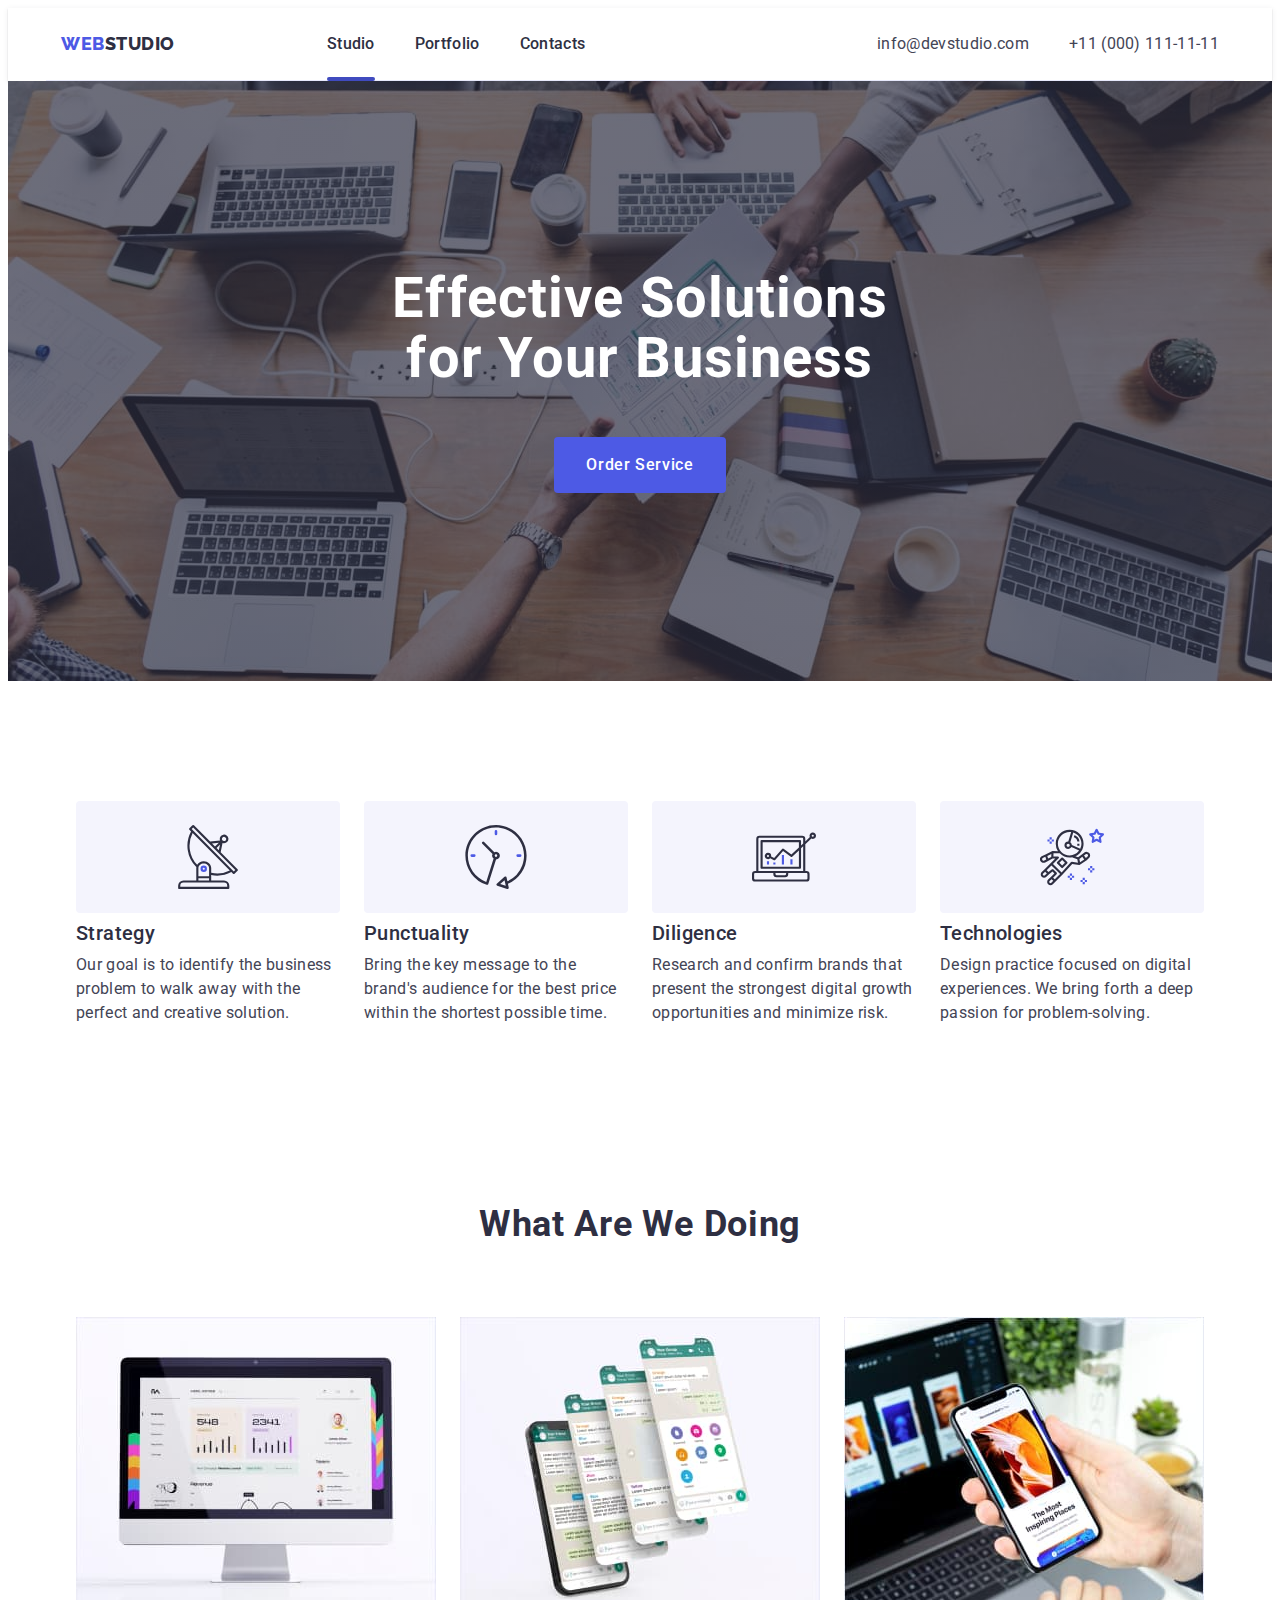
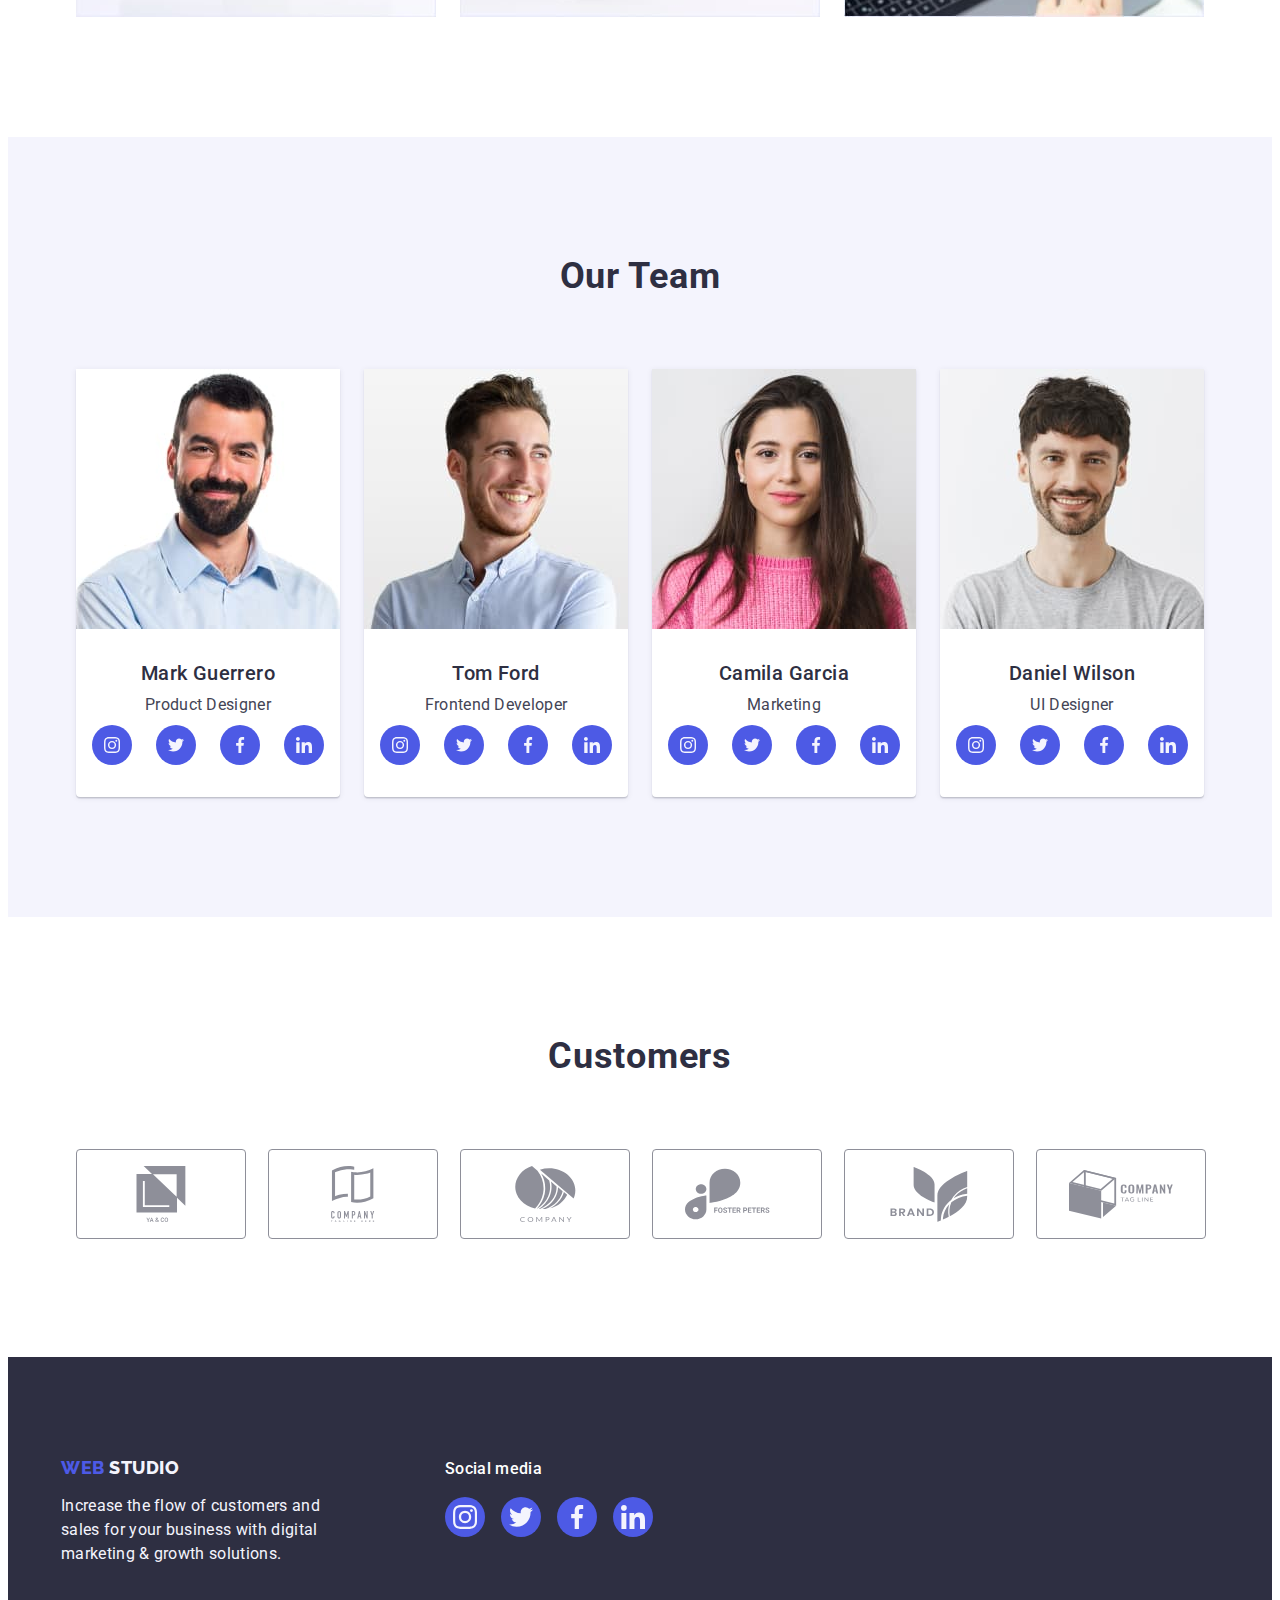
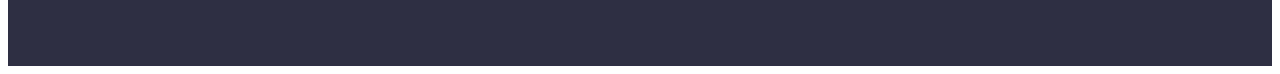
<file: index.html>
<!DOCTYPE html>
<html lang="en">
  <head>
    <meta charset="UTF-8" />
    <meta http-equiv="X-UA-Compatible" content="IE=edge" />
    <meta name="viewport" content="width=device-width, initial-scale=1.0" />
    <title>Web Studio</title>
    <link
      rel="stylesheet"
      href="https://cdnjs.cloudflare.com/ajax/libs/modern-normalize/2.0.0/modern-normalize.min.css"
      integrity="sha512-4xo8blKMVCiXpTaLzQSLSw3KFOVPWhm/TRtuPVc4WG6kUgjH6J03IBuG7JZPkcWMxJ5huwaBpOpnwYElP/m6wg=="
      crossorigin="anonymous"
      referrerpolicy="no-referrer"
    />
    <link rel="stylesheet" href="./css/styles.css" />
    <link rel="preconnect" href="https://fonts.googleapis.com" />
    <link rel="preconnect" href="https://fonts.gstatic.com" crossorigin />
    <link
      href="https://fonts.googleapis.com/css2?family=Raleway:wght@800&family=Roboto:wght@400;500;700;900&display=swap"
      rel="stylesheet"
    />
  </head>
  <body>
    <header class="header">
      <div class="container header-container">
        <!-- Logo -->
        <nav class="navigation">
            
          <a href="./index.html" class="logo-header link"
            >Web
            <span class="logo-header-studio">Studio</span>
          </a>
          <ul class="list menu-nav">
            <li><a href="./index.html" class="header-link link underline-studio">Studio</a></li>
            <li>
              <a href="./portfolio.html" class="header-link link">Portfolio</a>
            </li>
            <li><a href="" class="header-link link">Contacts</a></li>
          </ul>
        </nav>
        <address class="header-address">
          <ul class="list contacts-header">
            <li>
              <a href="mailto:info@devstudio.com" class="header-address-link link"
                >info@devstudio.com</a>
            </li>
            <li>
              <a href="tel:+110001111111" class="header-address-link link">+11 (000) 111-11-11</a>
            </li>
          </ul>
        </address>
      </div>
    </header>
    <main>

      <!------------------------------------------------ Section 1 ------------------------------------------------>
      <section class="hero">
        <div class="container hero-container">
          <h1 class="title-hero">Effective Solutions for Your Business</h1>
          <!-- Button -->
          <button type="button" class="hero-button" data-modal-open>Order Service</button>
        </div>
      </section>

      <!------------------------------------------------ Section 2 ------------------------------------------------>
      <section class="about">
        <div class="container">
          <h2 class="about-title visually-hidden" >Section 2</h2>
          <ul class="list about-list">
            <li class="about-item">
              <div class="icon-main-about">
                
                  <svg class="icon-about" width="64" height="64">
                    <use href="./images/icons.svg#icon-antenna"></use>
                  </svg>
                
              </div>
              <h3 class="about-top-text">Strategy</h3>
              <p class="about-text">
                Our goal is to identify the business problem to walk away with
                the perfect and creative solution.
              </p>
            </li>
            <li class="about-item">
              <div class="icon-main-about">
                
                  <svg class="icon-about" width="64" height="64">
                    <use href="./images/icons.svg#icon-clock"></use>
                  </svg>
                
              </div>
              <h3 class="about-top-text">Punctuality</h3>
              <p class="about-text">
                Bring the key message to the brand's audience for the best price
                within the shortest possible time.
              </p>
            </li>
            <li class="about-item">
              <div class="icon-main-about">
                
                  <svg class="icon-about" width="64" height="64">
                    <use href="./images/icons.svg#icon-diagram"></use>
                  </svg>
                
              </div><h3 class="about-top-text">Diligence</h3>
              <p class="about-text">
                Research and confirm brands that present the strongest digital
                growth opportunities and minimize risk.
              </p>
            </li>
            <li class="about-item">
              <div class="icon-main-about">
                
                  <svg class="icon-about" width="64" height="64">
                    <use href="./images/icons.svg#icon-astronaut"></use>
                  </svg>
                
              </div>
              <h3 class="about-top-text">Technologies</h3>
              <p class="about-text">
                Design practice focused on digital experiences. We bring forth a
                deep passion for problem-solving.
              </p>
            </li>
          </ul>
        </div>
      </section>

      <!------------------------------------------------ Section 3 ------------------------------------------------>
      <section class="what-we-do">
        <div class="container">
          <h2 class="what-title">What are we doing</h2>
          <ul class="list what-list">
            <li class="item-what">
              <img
                src="./images/img1.jpg"
                alt="Computer"
                width="360"
                height="300"
              />
            </li>
            <li class="item-what">
              <img
                src="./images/img2.jpg"
                alt="Social network"
                width="360"
                height="300"
              />
            </li>
            <li class="item-what">
              <img
                src="./images/img3.jpg"
                alt="Mobile phone"
                width="360"
                height="300"
              />
            </li>
          </ul>
        </div>
      </section>

      <!------------------------------------------------ Section 4 ------------------------------------------------>
      <section class="our-team">
        <div class="container our-team-container">
          <h2 class="title-our-team">Our Team</h2>
          <ul class="list list-our-team">
            <li class="card-our-team">
              <img
                src="./images/img-mark.jpg"
                alt="Mark Guerrero"
                width="264"
                height="260"
                class="img-our-team"/>
            <div class="name-prof"><h3 class="item-name">Mark Guerrero</h3>
              <p class="item-profession">Product Designer</p>
              <ul class="soc-list list">
                <li class="soc-item">
                  <a href="" target="_blank" rel="no-referrer noopener" class="soc-item-link link">
                  <svg class="icon-social" width="16" height="16"><use href="./images/icons.svg#icon-instagram"></use></svg>
                </a>
              </li>
                <li class="soc-item">
                  <a href="" target="_blank" rel="no-referrer noopener" class="soc-item-link link">
                  <svg class="icon-social" width="16" height="16"><use href="./images/icons.svg#icon-twitter"></use></svg>
                </a>
              </li>
                <li class="soc-item">
                  <a href="" target="_blank" rel="no-referrer noopener" class="soc-item-link link">
                  <svg class="icon-social" width="16" height="16"><use href="./images/icons.svg#icon-facebook"></use></svg>
                </a>
              </li>
                <li class="soc-item">
                  <a href="" target="_blank" rel="no-referrer noopener" class="soc-item-link link">
                    <svg class="icon-social" width="16" height="16"><use href="./images/icons.svg#icon-linkedin"></use></svg>
                </a>
              </li>
              </ul>
            </div>
            </li>
            <li class="card-our-team">
              <img
                src="./images/img-tom.jpg"
                alt="Tom Ford"
                width="264"
                height="260"
                class="img-our-team"/>
                <div class="name-prof">
              <h3 class="item-name">Tom Ford</h3>
              <p class="item-profession">Frontend Developer</p>
              <ul class="soc-list list">
                <li class="soc-item">
                  <a href="" target="_blank" rel="no-referrer noopener" class="soc-item-link link">
                  <svg class="icon-social" width="16" height="16"><use href="./images/icons.svg#icon-instagram"></use></svg>
                </a>
              </li>
                <li class="soc-item">
                  <a href="" target="_blank" rel="no-referrer noopener" class="soc-item-link link">
                  <svg class="icon-social" width="16" height="16"><use href="./images/icons.svg#icon-twitter"></use></svg>
                </a>
              </li>
                <li class="soc-item">
                  <a href="" target="_blank" rel="no-referrer noopener" class="soc-item-link link">
                  <svg class="icon-social" width="16" height="16"><use href="./images/icons.svg#icon-facebook"></use></svg>
                </a>
              </li>
                <li class="soc-item">
                  <a href="" target="_blank" rel="no-referrer noopener" class="soc-item-link link">
                    <svg class="icon-social" width="16" height="16"><use href="./images/icons.svg#icon-linkedin"></use></svg>
                </a>
              </li>
              </ul>
              </div>
            </li>
            <li class="card-our-team">
              <img
                src="./images/img-camila.jpg"
                alt="Camila Garcia"
                width="264"
                height="260"
                class="img-our-team"/>
                <div class="name-prof">
              <h3 class="item-name">Camila Garcia</h3>
              <p class="item-profession">Marketing</p>
              <ul class="soc-list list">
                <li class="soc-item">
                  <a href="" target="_blank" rel="no-referrer noopener" class="soc-item-link link">
                  <svg class="icon-social" width="16" height="16"><use href="./images/icons.svg#icon-instagram"></use></svg>
                </a>
              </li>
                <li class="soc-item">
                  <a href="" target="_blank" rel="no-referrer noopener" class="soc-item-link link">
                  <svg class="icon-social" width="16" height="16"><use href="./images/icons.svg#icon-twitter"></use></svg>
                </a>
              </li>
                <li class="soc-item">
                  <a href="" target="_blank" rel="no-referrer noopener" class="soc-item-link link">
                  <svg class="icon-social" width="16" height="16"><use href="./images/icons.svg#icon-facebook"></use></svg>
                </a>
              </li>
                <li class="soc-item">
                  <a href="" target="_blank" rel="no-referrer noopener" class="soc-item-link link">
                    <svg class="icon-social" width="16" height="16"><use href="./images/icons.svg#icon-linkedin"></use></svg>
                </a>
              </li>
              </ul>
              </div>
          
            </li>
            <li class="card-our-team">
              <img
                src="./images/img-daniel.jpg"
                alt="Daniel Wilson"
                width="264"
                height="260"
                class="img-our-team"/>
                <div class="name-prof">
              <h3 class="item-name">Daniel Wilson</h3>
              <p class="item-profession">UI Designer</p>
              <ul class="soc-list list">
                <li class="soc-item">
                  <a href="" target="_blank" rel="no-referrer noopener" class="soc-item-link link">
                  <svg class="icon-social" width="16" height="16"><use href="./images/icons.svg#icon-instagram"></use></svg>
                </a>
              </li>
                <li class="soc-item">
                  <a href="" target="_blank" rel="no-referrer noopener" class="soc-item-link link">
                  <svg class="icon-social" width="16" height="16"><use href="./images/icons.svg#icon-twitter"></use></svg>
                </a>
              </li>
                <li class="soc-item">
                  <a href="" target="_blank" rel="no-referrer noopener" class="soc-item-link link">
                  <svg class="icon-social" width="16" height="16"><use href="./images/icons.svg#icon-facebook"></use></svg>
                </a>
              </li>
                <li class="soc-item">
                  <a href="" target="_blank" rel="no-referrer noopener" class="soc-item-link link">
                    <svg class="icon-social" width="16" height="16"><use href="./images/icons.svg#icon-linkedin"></use></svg>
                </a>
              </li>
              </ul>
              </div>
              
            </li>
          </ul>
        </div>
      </section>

<!----------------------------------------- Section 5 ---------------------------------------->

<section class="customers">
<div class="container">
<h2 class="customers-title">Customers</h2>
<ul class="customers-list list">
  <li class="customers-item">
    <a href="" target="_blank" rel="no-referrer noopener" class="customers-link link">
      <svg class="icon-customers" width="104" height="56">
        <use href="./images/icons.svg#icon-cust-logo-1"></use>
      </svg>
    </a>
  </li>
  <li class="customers-item">
    <a href="" target="_blank" rel="no-referrer noopener" class="customers-link link">
      <svg class="icon-customers" width="104" height="56">
        <use href="./images/icons.svg#icon-cust-logo-2"></use>
      </svg>
    </a>
  </li>
  <li class="customers-item">
    <a href="" target="_blank" rel="no-referrer noopener" class="customers-link link">
      <svg class="icon-customers" width="104" height="56">
        <use href="./images/icons.svg#icon-cust-logo-3"></use>
      </svg>
    </a>
  </li>
  <li class="customers-item">
    <a href="" target="_blank" rel="no-referrer noopener" class="customers-link link">
      <svg class="icon-customers" width="104" height="56">
        <use href="./images/icons.svg#icon-cust-logo-4"></use>
      </svg>
    </a>
  </li>
  <li class="customers-item">
    <a href="" target="_blank" rel="no-referrer noopener" class="customers-link link">
      <svg class="icon-customers" width="104" height="56">
        <use href="./images/icons.svg#icon-cust-logo-5"></use>
      </svg>
    </a>
  </li>
  <li class="customers-item">
    <a href="" target="_blank" rel="no-referrer noopener" class="customers-link link">
      <svg class="icon-customers" width="104" height="56">
        <use href="./images/icons.svg#icon-cust-logo-6"></use>
      </svg>
    </a>
  </li>
</ul>
</div>
</section>



    </main>
    <footer class="footer">
      <div class="container footer-container">
        
        <!-- <div class="footer-container"> -->
          <div class="logo-text-footer">

        <!---- Logo ----->

        <a href="./index.html" class="logo-footer link">
          Web <span class="logo-footer-studio">Studio</span>
        </a>

        <p class="text-footer">
          Increase the flow of customers and sales for your business with
          digital marketing & growth solutions.
        </p>
      </div>
      <div>
        <p class="soc-footer-title">Social media</p>
        <ul class="soc-list-footer list">
          <li class="soc-item-footer">
            <a href="" target="_blank" rel="no-referrer noopener" class="soc-link-footer link">
              <svg class="icon-footer" width="24" height="24">
                <use href="./images/icons.svg#icon-instagram"></use>
              </svg>
            </a>
          </li>
          <li class="soc-item-footer">
            <a href="" target="_blank" rel="no-referrer noopener" class="soc-link-footer link">
              <svg class="icon-footer" width="24" height="24">
                <use href="./images/icons.svg#icon-twitter"></use>
              </svg>
            </a>
          </li>
          <li class="soc-item-footer">
            <a href="" target="_blank" rel="no-referrer noopener" class="soc-link-footer link">
              <svg class="icon-footer" width="24" height="24">
                <use href="./images/icons.svg#icon-facebook"></use>
              </svg>
            </a>
          </li>
          <li class="soc-item-footer">
            <a href="" target="_blank" rel="no-referrer noopener" class="soc-link-footer link">
              <svg class="icon-footer" width="24" height="24">
                <use href="./images/icons.svg#icon-linkedin"></use>
              </svg>
            </a>
          </li>
        </ul>
      </div>
      <!-- </div> -->
    </div>
    </footer>
    <div class="backdrop is-hidden" data-modal>
      <div class="modal">
        <button type="button" class="modal-close" data-modal-close>
          <svg class="modal-close-icon" width="8" height="8">
            <use href="./images/icons.svg#icon-close-black"></use>
          </svg>
        </button>
      </div>
    </div>
    <script src="./js/modal.js"></script>
  </body>
</html>
</file>
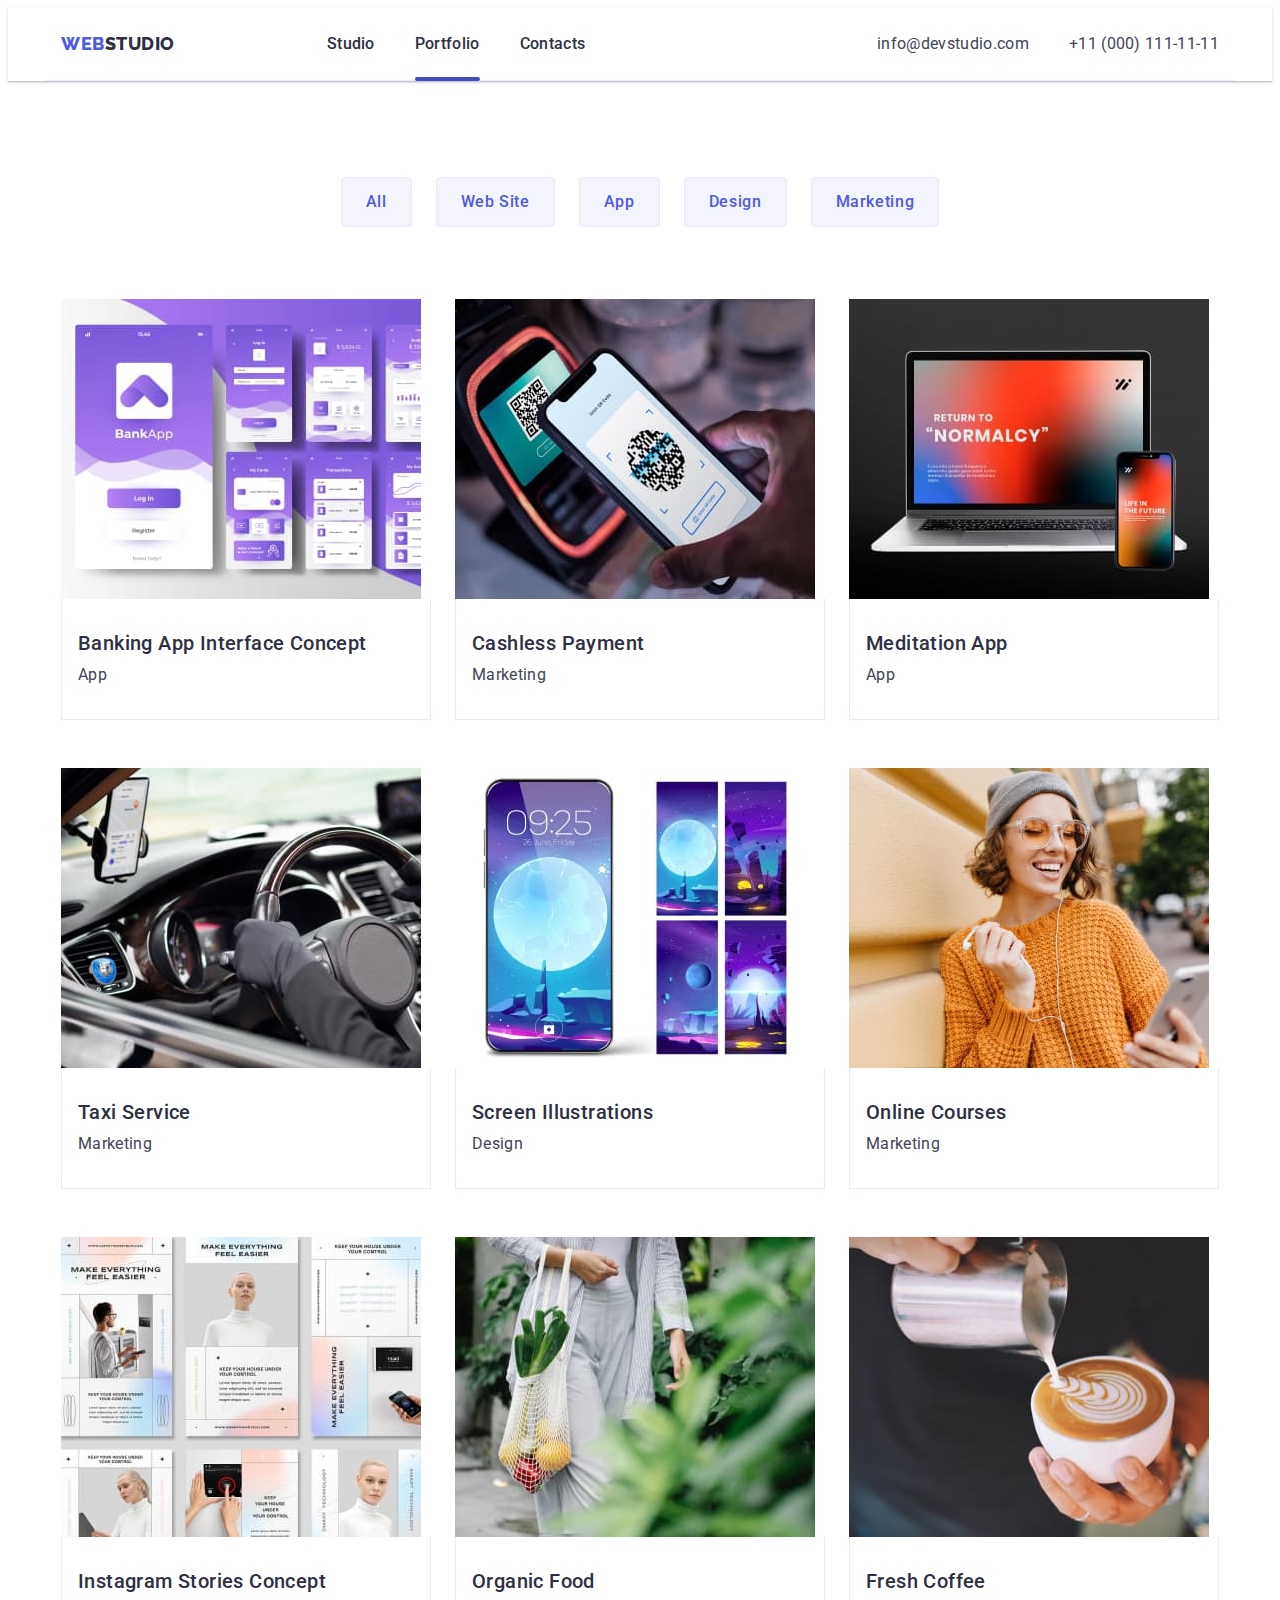
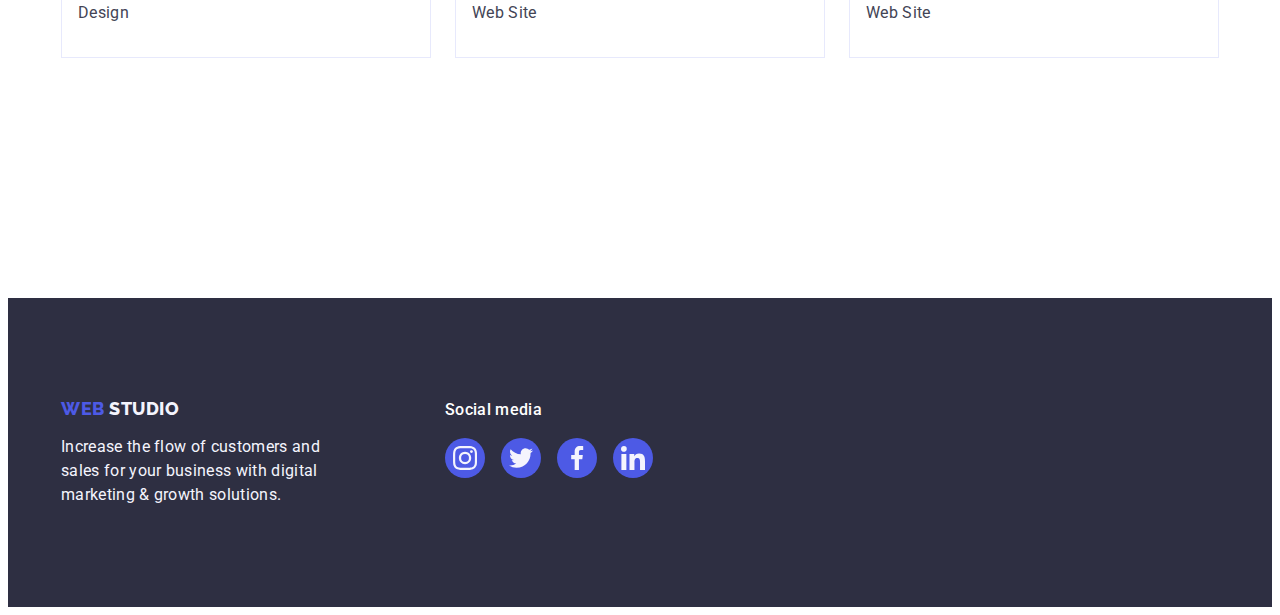
<file: portfolio.html>
<!DOCTYPE html>
<html lang="en">
    <head>
        <meta charset="UTF-8">
        <meta http-equiv="X-UA-Compatible" content="IE=edge">
        <meta name="viewport" content="width=device-width, initial-scale=1.0">
        <title>Web Studio</title>
        <link rel="stylesheet" href="https://cdnjs.cloudflare.com/ajax/libs/modern-normalize/2.0.0/modern-normalize.min.css" 
        integrity="sha512-4xo8blKMVCiXpTaLzQSLSw3KFOVPWhm/TRtuPVc4WG6kUgjH6J03IBuG7JZPkcWMxJ5huwaBpOpnwYElP/m6wg==" 
        crossorigin="anonymous" referrerpolicy="no-referrer" />
        <link rel="stylesheet" href="./css/styles.css">
        <link rel="preconnect" href="https://fonts.googleapis.com">
        <link rel="preconnect" href="https://fonts.gstatic.com" crossorigin>
        <link href="https://fonts.googleapis.com/css2?family=Raleway:wght@800&family=Roboto:wght@400;500;700;900&display=swap" rel="stylesheet">
    </head>
<body>
    <header class="header">
        <div class="container header-container">
          <!-- Logo -->
          <nav class="navigation">
              
            <a href="./index.html" class="logo-header link"
              >Web
              <span class="logo-header-studio">Studio</span>
            </a>
            <ul class="list menu-nav">
              <li><a href="./index.html" class="header-link link">Studio</a></li>
              <li>
                <a href="./portfolio.html" class="header-link link underline-portfolio">Portfolio</a>
              </li>
              <li><a href="" class="header-link link">Contacts</a></li>
            </ul>
          </nav>
          <address class="header-address">
            <ul class="list contacts-header">
              <li>
                <a href="mailto:info@devstudio.com" class="header-address-link link"
                  >info@devstudio.com</a>
              </li>
              <li>
                <a href="tel:+110001111111" class="header-address-link link">+11 (000) 111-11-11</a>
              </li>
            </ul>
          </address>
        </div>
      </header>
    <main>

        <!-- Section  -->
         <section class="portfolio">
            <div class="container">
            <h1 hidden>Portfolio</h1>
            <ul class="buttons-list list">
                <li><button type="button" class="portfolio-btn">All</button></li>
                <li><button type="button" class="portfolio-btn">Web Site</button></li>
                <li><button type="button" class="portfolio-btn">App</button></li>
                <li><button type="button" class="portfolio-btn">Design</button></li>
                <li><button type="button" class="portfolio-btn">Marketing</button></li>
            </ul>
         
            <ul class="portfolio-list list">
                <li class="card-portfolio-list">
                    <a href="" class="link portfolio-link">
                    <div class="portfolio-cover-wrap"><img src="./images/img-portfolio-1.jpg" alt="Bank App" width="360" height="300" class="img-portfolio">
                    <p class="portfolio-cover-text">14 Stylish and User-Friendly App Design Concepts · Task Manager App · Calorie Tracker App · Exotic Fruit Ecommerce App · Cloud Storage App
                    </p></div>
                    <div class="name-filter"><h2 class="portfolio-name">Banking App Interface Concept</h2>
                    <p class="portfolio-filter">App</p></div></a>
                </li>
                <li class="card-portfolio-list">
                    <a href="" class="link portfolio-link">
                      <div class="portfolio-cover-wrap"><img src="./images/img-portfolio-2.jpg" alt="Payment" width="360" height="300" class="img-portfolio">
                        <p class="portfolio-cover-text">14 Stylish and User-Friendly App Design Concepts · Task Manager App · Calorie Tracker App · Exotic Fruit Ecommerce App · Cloud Storage App
                        </p></div>
                        <div class="name-filter"><h2 class="portfolio-name">Cashless Payment</h2>
                    <p class="portfolio-filter">Marketing</p></div></a>
                </li>
                <li class="card-portfolio-list">
                    <a href="" class="link portfolio-link">
                      <div class="portfolio-cover-wrap"><img src="./images/img-portfolio-3.jpg" alt="Computer" width="360" height="300" class="img-portfolio">
                        <p class="portfolio-cover-text">14 Stylish and User-Friendly App Design Concepts · Task Manager App · Calorie Tracker App · Exotic Fruit Ecommerce App · Cloud Storage App
                        </p></div>
                        <div class="name-filter"> <h2 class="portfolio-name">Meditation App</h2>
                    <p class="portfolio-filter">App</p></div></a>
                </li>
                <li class="card-portfolio-list">
                    <a href="" class="link portfolio-link">
                      <div class="portfolio-cover-wrap"><img src="./images/img-portfolio-4.jpg" alt="Car" width="360" height="300" class="img-portfolio">
                        <p class="portfolio-cover-text">14 Stylish and User-Friendly App Design Concepts · Task Manager App · Calorie Tracker App · Exotic Fruit Ecommerce App · Cloud Storage App
                        </p></div>
                        <div class="name-filter"><h2 class="portfolio-name">Taxi Service</h2>
                    <p class="portfolio-filter">Marketing</p></div></a>
                </li>
                <li class="card-portfolio-list">
                    <a href="" class="link portfolio-link">
                      <div class="portfolio-cover-wrap"><img src="./images/img-portfolio-5.jpg" alt="Mobile screen illustrations" width="360" height="300" class="img-portfolio">
                        <p class="portfolio-cover-text">14 Stylish and User-Friendly App Design Concepts · Task Manager App · Calorie Tracker App · Exotic Fruit Ecommerce App · Cloud Storage App
                        </p></div>
                        <div class="name-filter"><h2 class="portfolio-name">Screen Illustrations</h2>
                    <p class="portfolio-filter">Design</p></div></a>
                </li>
                <li class="card-portfolio-list">
                    <a href="" class="link portfolio-link">
                      <div class="portfolio-cover-wrap"><img src="./images/img-portfolio-6.jpg" alt="Young girl" width="360" height="300" class="img-portfolio">
                        <p class="portfolio-cover-text">14 Stylish and User-Friendly App Design Concepts · Task Manager App · Calorie Tracker App · Exotic Fruit Ecommerce App · Cloud Storage App
                        </p></div>
                        <div class="name-filter"><h2 class="portfolio-name">Online Courses</h2>
                    <p class="portfolio-filter">Marketing</p></div></a>
                </li>
                <li class="card-portfolio-list">
                    <a href="" class="link portfolio-link">
                      <div class="portfolio-cover-wrap"><img src="./images/img-portfolio-7.jpg" alt="Instagram Stories" width="360" height="300" class="img-portfolio">
                        <p class="portfolio-cover-text">14 Stylish and User-Friendly App Design Concepts · Task Manager App · Calorie Tracker App · Exotic Fruit Ecommerce App · Cloud Storage App
                        </p></div>
                        <div class="name-filter"><h2 class="portfolio-name">Instagram Stories Concept</h2>
                    <p class="portfolio-filter">Design</p></div></a>
                </li>
                <li class="card-portfolio-list">
                    <a href="" class="link portfolio-link">
                      <div class="portfolio-cover-wrap"><img src="./images/img-portfolio-8.jpg" alt="Woman with organic food" width="360" height="300" class="img-portfolio">
                        <p class="portfolio-cover-text">14 Stylish and User-Friendly App Design Concepts · Task Manager App · Calorie Tracker App · Exotic Fruit Ecommerce App · Cloud Storage App
                        </p></div>
                        <div class="name-filter"><h2 class="portfolio-name">Organic Food</h2>
                    <p class="portfolio-filter">Web Site</p></div></a>
                </li>
                <li class="card-portfolio-list">
                    <a href="" class="link portfolio-link">
                      <div class="portfolio-cover-wrap"><img src="./images/img-portfolio-9.jpg" alt="Cup of coffee" width="360" height="300" class="img-portfolio">
                        <p class="portfolio-cover-text">14 Stylish and User-Friendly App Design Concepts · Task Manager App · Calorie Tracker App · Exotic Fruit Ecommerce App · Cloud Storage App
                        </p></div>
                        <div class="name-filter"><h2 class="portfolio-name">Fresh Coffee</h2>
                    <p class="portfolio-filter">Web Site</p></div></a>
                </li>
            </ul>
        </div>
        </section>



    </main>
    <footer class="footer">
      <div class="container footer-container">
        
        <!-- <div class="footer-container"> -->
          <div class="logo-text-footer">

        <!---- Logo ----->

        <a href="./index.html" class="logo-footer link">
          Web <span class="logo-footer-studio">Studio</span>
        </a>

        <p class="text-footer">
          Increase the flow of customers and sales for your business with
          digital marketing & growth solutions.
        </p>
      </div>
      <div>
        <p class="soc-footer-title">Social media</p>
        <ul class="soc-list-footer list">
          <li class="soc-item-footer">
            <a href="" target="_blank" rel="no-referrer noopener" class="soc-link-footer link">
              <svg class="icon-footer" width="24" height="24">
                <use href="./images/icons.svg#icon-instagram"></use>
              </svg>
            </a>
          </li>
          <li class="soc-item-footer">
            <a href="" target="_blank" rel="no-referrer noopener" class="soc-link-footer link">
              <svg class="icon-footer" width="24" height="24">
                <use href="./images/icons.svg#icon-twitter"></use>
              </svg>
            </a>
          </li>
          <li class="soc-item-footer">
            <a href="" target="_blank" rel="no-referrer noopener" class="soc-link-footer link">
              <svg class="icon-footer" width="24" height="24">
                <use href="./images/icons.svg#icon-facebook"></use>
              </svg>
            </a>
          </li>
          <li class="soc-item-footer">
            <a href="" target="_blank" rel="no-referrer noopener" class="soc-link-footer link">
              <svg class="icon-footer" width="24" height="24">
                <use href="./images/icons.svg#icon-linkedin"></use>
              </svg>
            </a>
          </li>
        </ul>
      </div>
      <!-- </div> -->
    </div>
  </footer>
    <div class="backdrop is-hidden" data-modal>
      <div class="modal">
        <button type="button" class="modal-close" data-modal-close>
          <svg class="modal-close-icon" width="8" height="8">
            <use href="./images/icons.svg#icon-close-black"></use>
          </svg>
        </button>
      </div>
    </div>
    <script src="./js/modal.js"></script>
</body>
</html>
</file>
<file: css/styles.css>
body {
    font-family: "Roboto", sans-serif;
    color: var(--slate-color);
    background-color: var(--white-color);
}

.link {text-decoration: none;}

.list {list-style: none;}

:root {
    --white-color: #FFFFFF;;
    --slate-color: #434455;
    --lite-slate: #8E8F99;
    --cloud-color: #F4F4FD;
    --iris-color: #4D5AE5; 
    --navy-blue-color: #2E2F42; 
    --back-color-main: #E5E5E5; 
    --ocean-color: #404BBF; 
    --green-color: #31D0AA;
}

.visually-hidden {
    position: absolute;
    width: 1px;
    height: 1px;
    margin: -1px;
    border: 0;
    padding: 0;
    white-space: nowrap;
    clip-path: inset(100%);
    clip: rect(0 0 0 0);
    overflow: hidden;
  }

  p,
  h1,
  h2,
  h3,
  h4,
  h5,
  h6  {
    margin: 0;
  }

  ul,
  ol {
    margin: 0;
    padding: 0;
  }

  img {display: block;

  }

  .container {
            width: 1158px;
            padding: 0 15px;
            /* padding-right: 15px;
            padding-left: 15px; */
            margin: 0 auto;
  }


/* --------------------------- HEADER --------------------------- */

.header {
background-color: var(--white-color);
/* padding-top: 25.5px; */
/* border-bottom: 1px solid #e7e9fc; */
box-shadow: 0px 2px 1px rgba(46, 47, 66, 0.08), 0px 1px 1px rgba(46, 47, 66, 0.16), 0px 1px 6px rgba(46, 47, 66, 0.08);

}

.header-container {
                display: flex;
                align-items: center;
                border-bottom: 1px solid #E7E9FC;
                /* padding-bottom: 25.5px; */
                padding: 0 15px 0 15px
}

.menu-nav {
    display: flex;
    align-items: center;
    gap: 40px;
    /* padding: 24px 0; */
}

/* .header-link {
    color: var(--navy-blue-color);
    display: block;
} */

.underline-studio {
    position: relative;
    color: #404bbf; 
}

.underline-studio::after {
    position: absolute;
    left: 0;
    bottom: -1px;
    content: '';
    width: 100%;
    height: 4px;
    background-color: #404bbf;
    display: block;
    /* margin-top: 20px; */
    border-radius: 2px;

}

.underline-portfolio {
    position: relative;
    color: #404bbf; 
}

.underline-portfolio::after {
    position: absolute;
    left: 0;
    bottom: -1px;
    content: '';
    width: 100%;
    height: 4px;
    background-color: #404bbf;
    display: block;
    /* margin-top: 20px; */
    border-radius: 2px;
}

.navigation {
    display: flex;
    align-items: center;
}

/* .logo-padding {
    padding-left: 156px;
} */

.logo-header { font-family: "Raleway", sans-serif;
    font-weight: 800;
    font-size: 18px;
    line-height: 1.17;
    display: flex;
    margin-right: 76px ;
    align-items: center;
    letter-spacing: 0.03em;
    text-transform: uppercase;
    color: var(--iris-color)
    
}


.logo-header-web:active {text-decoration: underline;

}

.logo-header-studio {color: var(--navy-blue-color);
                margin-right: 76px;
}


.logo-header:active {text-decoration: underline;}

.header-link {
    display: block;
    font-weight: 500;
    font-size: 16px;
    line-height: 1.5;
    letter-spacing: 0.02em;
    color:  var(--navy-blue-color);
    padding: 24px 0;
    transition-property: color;
    transition-duration: 250ms;
    transition-timing-function: cubic-bezier(0.4, 0, 0.2, 1);
}


.header-link:focus { color: var(--ocean-color);

   
}

.header-link:hover {color: var(--ocean-color);
    
}

.header-address {
    font-style: normal;
    margin-left: auto;
}

.header-address-link {
    font-weight: 400;
    font-size: 16px;
    line-height: 1.5;
    letter-spacing: 0.02em;
    color: var(--slate-color);
    transition-property: color;
    transition-duration: 250ms;
    transition-timing-function: cubic-bezier(0.4, 0, 0.2, 1);
}   

.contacts-header {
         display: flex;
        align-items: center;
        gap: 40px;
}

.header-address-link:focus {color: var(--ocean-color);

}

.header-address-link:hover {color: var(--ocean-color);    
}



/* --------------------------- HERO --------------------------- */

.hero {
    /* background-color: var(--navy-blue-color); */
    padding-top: 188px;
    padding-bottom: 188px;
    background-image: linear-gradient(rgba(46, 47, 66, 0.7), rgba(46, 47, 66, 0.7)), url(../images/hero-bg.jpg);
    background-repeat: no-repeat;
    background-position: center;
    background-size: cover;
    /* max-width: 1158px;  */
    margin: 0 auto;
    max-width: 1440px;
}

.hero-container {
    /* padding-top: 188px;
    padding-bottom: 188px;
    background-image: linear-gradient(rgba(46, 47, 66, 0.7), rgba(46, 47, 66, 0.7)), url(../images/hero-bg.jpg);
    background-repeat: no-repeat;
    background-position: center;
    background-size: cover; */
    
}

.title-hero {
    font-weight: 700;
    font-size: 56px;
    line-height: 1.07;
    text-align: center;
    letter-spacing: 0.02em;
    color: var(--white-color);
    /* margin-bottom: 48px; */
    max-width: 496px;
    min-height: 120px;
    /* margin-left: 472px; */
    margin: 0 auto;
}

.hero-button {
    font-family: "Roboto", sans-serif;
    font-style: normal;
    font-weight: 500;
    font-size: 16px;
    line-height: 1.5;
    display: flex;
    align-items: center;
    letter-spacing: 0.04em;
    color: var(--white-color);
    background-color: var(--iris-color);
    cursor: pointer;
    padding: 16px 32px;
    margin: auto;
    gap: 10px;
    border-radius: 4px;
    margin-top: 48px;
    display: block;
    min-width: 169px;
    height: 56px;
    border: none;
    transition-property: background-color;
    transition-duration: 250ms;
    transition-timing-function: cubic-bezier(0.4, 0, 0.2, 1);
}

.hero-button:hover {background-color: var(--ocean-color);

}

.hero-button:focus {background-color: var(--ocean-color);

}

/* --------------------------- ABOUT --------------------------- */

.about { padding-top: 120px;
        padding-bottom: 120px;
}


.about-title {
    
}

.about-list {
    display: flex;
    /* align-items: center; */
    gap: 24px;
    justify-content: center;
    /* padding-left: 156px;
    padding-right: 156px; */
}

.about-item {
            /* border: 1px solid black; */
            display: flex;
            flex-direction: column;
            width: 264px;
            min-height: 72px;

}

.icon-main-about {
    display: flex;
    align-items: center;
    justify-content: center;
    width: 264px;
    height: 112px;
    margin-bottom: 8px;
    border-radius: 4px;
    background-color: #F4F4FD;
}

/* .link-about-icon {
    width: 100%;
    height: 100%;
    background-color: #F4F4FD;;
    border-radius: 4px;
    display: flex;
    align-items: center;
    justify-content: center; */
/* } */

.icon-about {

}

.about-top-text {
    font-weight: 500;
    font-size: 20px;
    line-height: 1.2;
    letter-spacing: 0.02em;
    color: var(--navy-blue-color);
    margin-bottom: 8px;
}

.about-text {
    font-weight: 400;
    font-size: 16px;
    line-height: 1.5;
    letter-spacing: 0.02em;
   }

/* --------------------------- What are we doing --------------------------- */

.what-we-do {padding-bottom: 120px;
            padding-top: 60px;
}

.what-title {
    font-weight: 700;
    font-size: 36px;
    line-height: 1.11;
    text-align: center;
    letter-spacing: 0.02em;
    text-transform: capitalize;
    color: var(--navy-blue-color);
    margin-bottom: 72px;
}

.what-list {
    display: flex;
    gap: 24px;
    justify-content: center;
}

.item-what {
    width: calc((100%-48px)/3);
}


/* --------------------------- OUR TEAM --------------------------- */

.our-team {
    background-color: var(--cloud-color); 
    padding-top: 120px;
    padding-bottom: 120px;
}

.our-team-container {
    /* background-color: var(--cloud-color);
    padding-top: 120px;
    padding-bottom: 120px; */
}

.card-our-team {
    background-color: var(--white-color);
    /* width: calc((100%-72px)/4); */
    border-radius: 0 0 4px 4px;
    /* border: 1px solid black; */
    box-shadow: 0px 1px 6px rgba(46, 47, 66, 0.08), 0px 1px 1px rgba(46, 47, 66, 0.16), 0px 2px 1px rgba(46, 47, 66, 0.08);
}

.name-prof {
    padding: 32px 16px;
    /* margin-bottom: 8px; */
}

.title-our-team {font-weight: 700;
    font-size: 36px;
    line-height: 1.11;
    text-align: center;
    letter-spacing: 0.02em;
    text-transform: capitalize;
    color: var(--navy-blue-color);
    margin-bottom: 72px;
}

.list-our-team {
    display: flex;
    gap: 24px;
    justify-content: center;
    /* width: calc((100%-72px)/4); */
}

.img-our-team {
    /* margin-bottom: 32px; */
    
}

.item-name {font-weight: 500;
    font-size: 20px;
    line-height: 1.2;
    text-align: center;
    letter-spacing: 0.02em;
    color: var(--navy-blue-color);
    margin-bottom: 8px;
}

.item-profession {
    font-size: 16px;
    line-height: 1.5;
    text-align: center;
    letter-spacing: 0.02em;
    /* padding-bottom: 32px; */
    margin-bottom: 8px;
}

.soc-list {
    display: flex;
    justify-content: center;
    gap: 24px;
}

.soc-item {
    width: 40px;
    height: 40px;

}

.soc-item-link {
    width: 100%;
    height: 100%;
    background-color: var(--iris-color);
    border-radius: 50%;
    display: flex;
    align-items: center;
    justify-content: center;
    transition-property: background-color;
    transition-duration: 250ms;
    transition-timing-function: cubic-bezier(0.4, 0, 0.2, 1);
}

.icon-social {
    /* background-color: var(--iris-color); */
    fill: var(--cloud-color);
}


.soc-item-link:hover {
    background-color: var(--ocean-color);
    
}

.soc-item-link:focus {
    background-color: var(--ocean-color);
    
}

/* --------------------------- CUSTOMERS --------------------------- */


.customers {
    padding-top: 120px;
    padding-bottom: 120px;
}

.customers-title {
font-weight: 700;
font-size: 36px;
line-height: 1.11;
text-align: center;
letter-spacing: 0.02em;
/* text-transform: capitalize; */
color: var(--navy-blue-color);
margin-bottom: 72px;
}

.customers-list {
    display: flex;
    justify-content: center;
    gap: 24px;
}

.customers-item {
    width: 168px;
    height: 88px;
   width: calc((100%-120px)/6);
   transition-property: color, border-color, fill;
    transition-duration: 250ms;
    transition-timing-function: cubic-bezier(0.4, 0, 0.2, 1);
}

.customers-link {
    width: 100%;
    height: 100%;
    border: 1px solid var(--lite-slate);
    border-radius: 4px;
    display: flex;
    align-items: center;
    justify-content: center;
    color: var(--lite-slate);
    transition-property: color, border-color, fill;
    transition-duration: 250ms;
    transition-timing-function: cubic-bezier(0.4, 0, 0.2, 1);
    transition: border-color 250ms cubic-bezier(0.4, 0, 0.2, 1), 
    color 250ms cubic-bezier(0.4, 0, 0.2, 1);
    
    
}

.icon-customers {
    fill: currentColor;
}

.customers-link:hover {
        border-color: var(--ocean-color);
        color: #404bbf;
        border-color: #404bbf;
}


.customers-link:focus {
    border-color: var(--ocean-color);
    color: #404bbf;
    border-color: #404bbf;
    
}

.customers-link:hover .icon-customers {
    fill: var(--ocean-color);
}
       




/* --------------------------- PORTFOLIO --------------------------- */

.portfolio {
  padding: 96px 0 120px 0;
} 

.portfolio-btn {
    font-family: "Roboto", sans-serif;
    cursor: pointer;
    font-weight: 500;
    font-size: 16px;
    line-height: 1.5;
    display: flex;
    align-items: center;
    text-align: center;
    letter-spacing: 0.04em;
    color: var(--iris-color);
    background-color: var(--cloud-color);
    padding: 12px 24px;
    border-radius: 4px;
    border: 1px solid #E7E9FC;
    transition:  color 250ms cubic-bezier(0.4, 0, 0.2, 1), 
    background-color 250ms cubic-bezier(0.4, 0, 0.2, 1), 
    border-color 250ms cubic-bezier(0.4, 0, 0.2, 1), 
    box-shadow 250ms cubic-bezier(0.4, 0, 0.2, 1);
    
}

.portfolio-btn:hover {color: var(--white-color);
     background-color: var(--ocean-color);
     box-shadow: 0px 3px 1px rgba(0, 0, 0, 0.1), 0px 2px 1px rgba(0, 0, 0, 0.08), 0px 2px 2px rgba(0, 0, 0, 0.12);

}

.portfolio-btn:focus {color: var(--white-color);
    background-color: var(--ocean-color);
    box-shadow: 0px 3px 1px rgba(0, 0, 0, 0.1), 0px 2px 1px rgba(0, 0, 0, 0.08), 0px 2px 2px rgba(0, 0, 0, 0.12);
}

.buttons-list {
                display: flex;
                gap: 24px;
                justify-content: center;
                margin-bottom: 72px
}

.portfolio-btn:hover {
    border: 1px solid transparent;
}

.portfolio-btn:focus {
    border: 1px solid transparent;
}

.portfolio-list {
    padding-bottom: 120px;
    display: flex;
    flex-wrap: wrap; 
    gap: 48px 24px;
    justify-content: center;
    }

.card-portfolio-list {
    width: calc((100% - 48px) / 3);
}

/* .card-portfolio-list:hover .portfolio-cover-text {
    transform: translateY(0%);

}

.card-portfolio-list:focus .portfolio-cover-text {
    transform: translateY(0%);

} */

.portfolio-link {
display: block;
transition-property: box-shadow;
    transition-duration: 250ms;
    transition-timing-function: cubic-bezier(0.4, 0, 0.2, 1);
    transform: translateY(0%);
}

.portfolio-cover-wrap {
    position: relative;
    overflow: hidden;
}

.portfolio-cover-text{
position: absolute;
top: 0;
background-color: var(--iris-color);
height: 100%;
transform: translateY(100%);
transition: transform 250ms cubic-bezier(0.4, 0, 0.2, 1); 
font-weight: 400;
font-size: 16px;
line-height: 24px;
letter-spacing: 0.02em;
color: var(--cloud-color);
padding: 40px 32px;

}

.card-portfolio-list:focus .portfolio-cover-text {
    transform: translateY(0%);
}


.card-portfolio-list:hover .portfolio-cover-text {
    transform: translateY(0%);
}

.portfolio-link:focus .portfolio-cover-text {
    transform: translateY(0%);
}

.portfolio-link:hover {
    box-shadow:0px 1px 6px rgba(46, 47, 66, 0.08), 0px 1px 1px rgba(46, 47, 66, 0.16), 0px 2px 1px rgba(46, 47, 66, 0.08);
    /* transform: translateY(0%); */
}

.portfolio-link:focus {
    box-shadow:0px 1px 6px rgba(46, 47, 66, 0.08), 0px 1px 1px rgba(46, 47, 66, 0.16), 0px 2px 1px rgba(46, 47, 66, 0.08);
    /* transform: translateY(0%); */
}

/* .portfolio-cover-wrap {
    position: relative;
    overflow: hidden;
}

.portfolio-cover-text{
position: absolute;
top: 0;
background-color: var(--iris-color);
height: 100%;
transform: translateY(100%);
transition: transform 250ms cubic-bezier(0.4, 0, 0.2, 1); 
font-weight: 400;
font-size: 16px;
line-height: 24px;
letter-spacing: 0.02em;
color: var(--cloud-color);
padding: 40px 32px;

} */


.name-filter {
    padding: 32px 16px;
    border: 1px solid #e7e9fc;
    border-top: none; 
}


.portfolio-name {
    font-weight: 500;
    font-size: 20px;
    line-height: 1.2;
    letter-spacing: 0.02em;
    color: var(--navy-blue-color);
    margin-bottom: 8px;
    
}

.portfolio-filter {
    font-size: 16px;
    line-height: 1.5;
    letter-spacing: 0.02em;
    color: var(--slate-color);
    }

/* --------------------------- FOOTER --------------------------- */
.footer {
    background-color: var(--navy-blue-color);
    padding-top: 100px;
    padding-bottom: 100px;
    }

    .footer-container {
        display: flex;
        align-items: baseline;

    }

.fotter-padding-zone {padding-left: 156px;

}

.logo-footer {
    font-family: "Raleway", sans-serif;
    /* font-style: normal; */
    font-weight: 800;
    font-size: 18px;
    line-height: 1.17;
    /* display: flex; */
    align-items: center;
    letter-spacing: 0.03em;
    text-transform: uppercase;
    color: var(--iris-color);
    margin-bottom: 16px;
    display: inline-block;
}


.logo-footer-studio {
    color: var(--cloud-color);
    /* margin-bottom: 17.5px; */
}

.text-footer {
    font-size: 16px;
    line-height: 1.5;
    letter-spacing: 0.02em;
    color: var(--cloud-color);
    /* padding-left: 156px; */
    max-width: 264px;
}

.footer-container {
    display: flex;
}

.logo-text-footer {
    margin-right: 120px;
}

.soc-footer-title {
    font-weight: 500;
    font-size: 16px;
    line-height: 1.5;
    letter-spacing: 0.02em;
    color: var(--white-color);
    margin-bottom: 16px;
        
}

.soc-list-footer {
    display: flex;
    justify-content: center;
    gap: 16px;
}

.soc-item-footer {
    width: 40px;
    height: 40px;
}

.soc-link-footer {
    width: 100%;
    height: 100%;
    background-color: var(--iris-color);
    display: flex;
    justify-content: center;
    align-items: center;
    border-radius: 50%;
    transition-property: background-color;
    transition-duration: 250ms;
    transition-timing-function: cubic-bezier(0.4, 0, 0.2, 1);
}

.soc-link-footer:hover  {
    background-color: var(--green-color);
}

.soc-link-footer:focus  {
    background-color: var(--green-color);
}

.icon-footer {
    fill: var(--cloud-color);
}


.backdrop {
    position: fixed;
    width: 100%;
    height: 100%;
    background-color: rgba(46, 47, 66, 0.4);
    top: 0;
    transition: opacity 250ms cubic-bezier(0.4, 0, 0.2, 1), visibility 250ms cubic-bezier(0.4, 0, 0.2, 1);
}

.modal {
    position: absolute;
    top: 50%;
    left: 50%;
    transform: translate(-50%, -50%) scale(1);
    transition: transform 300ms linear;
    width: 408px;
    min-height: 584px;
    background-color: #FCFCFC;
    padding: 32px;
    box-shadow: 0px 1px 1px rgba(0, 0, 0, 0.14), 0px 1px 3px rgba(0, 0, 0, 0.12), 0px 2px 1px rgba(0, 0, 0, 0.2); 
    border-radius: 4px;
    transition: transform 250ms cubic-bezier(0.4, 0, 0.2, 1);
}

.backdrop.is-hidden .modal {
    transform: translate(-50%, -50%) scale(0);
}


.modal-close {
    position: absolute;
    width: 24px;
    height: 24px;
    border: 1px solid rgba(0, 0, 0, 0.1);
    border-radius: 50%;
    display: flex;
    margin-left: auto;
    justify-content: center;
    align-items: center;
    cursor: pointer;
    background-color: #E7E9FC;
    top: 24px;
    right: 24px;
    padding: 0;
    transition: background-color 250ms cubic-bezier(0.4, 0, 0.2, 1), border 250ms cubic-bezier(0.4, 0, 0.2, 1); 
}

.modal-close:hover {
background-color: var(--ocean-color);
fill: var(--white-color);
border: none;
}

.modal-close:focus {
    background-color: var(--ocean-color);
    fill: var(--white-color);
    border: none;
}

.modal-close-icon {
    transition: fill 250ms cubic-bezier(0.4, 0, 0.2, 1); 
}

.is-hidden {
    visibility: hidden;
    opacity: 0;
    pointer-events: none;
}
</file>
